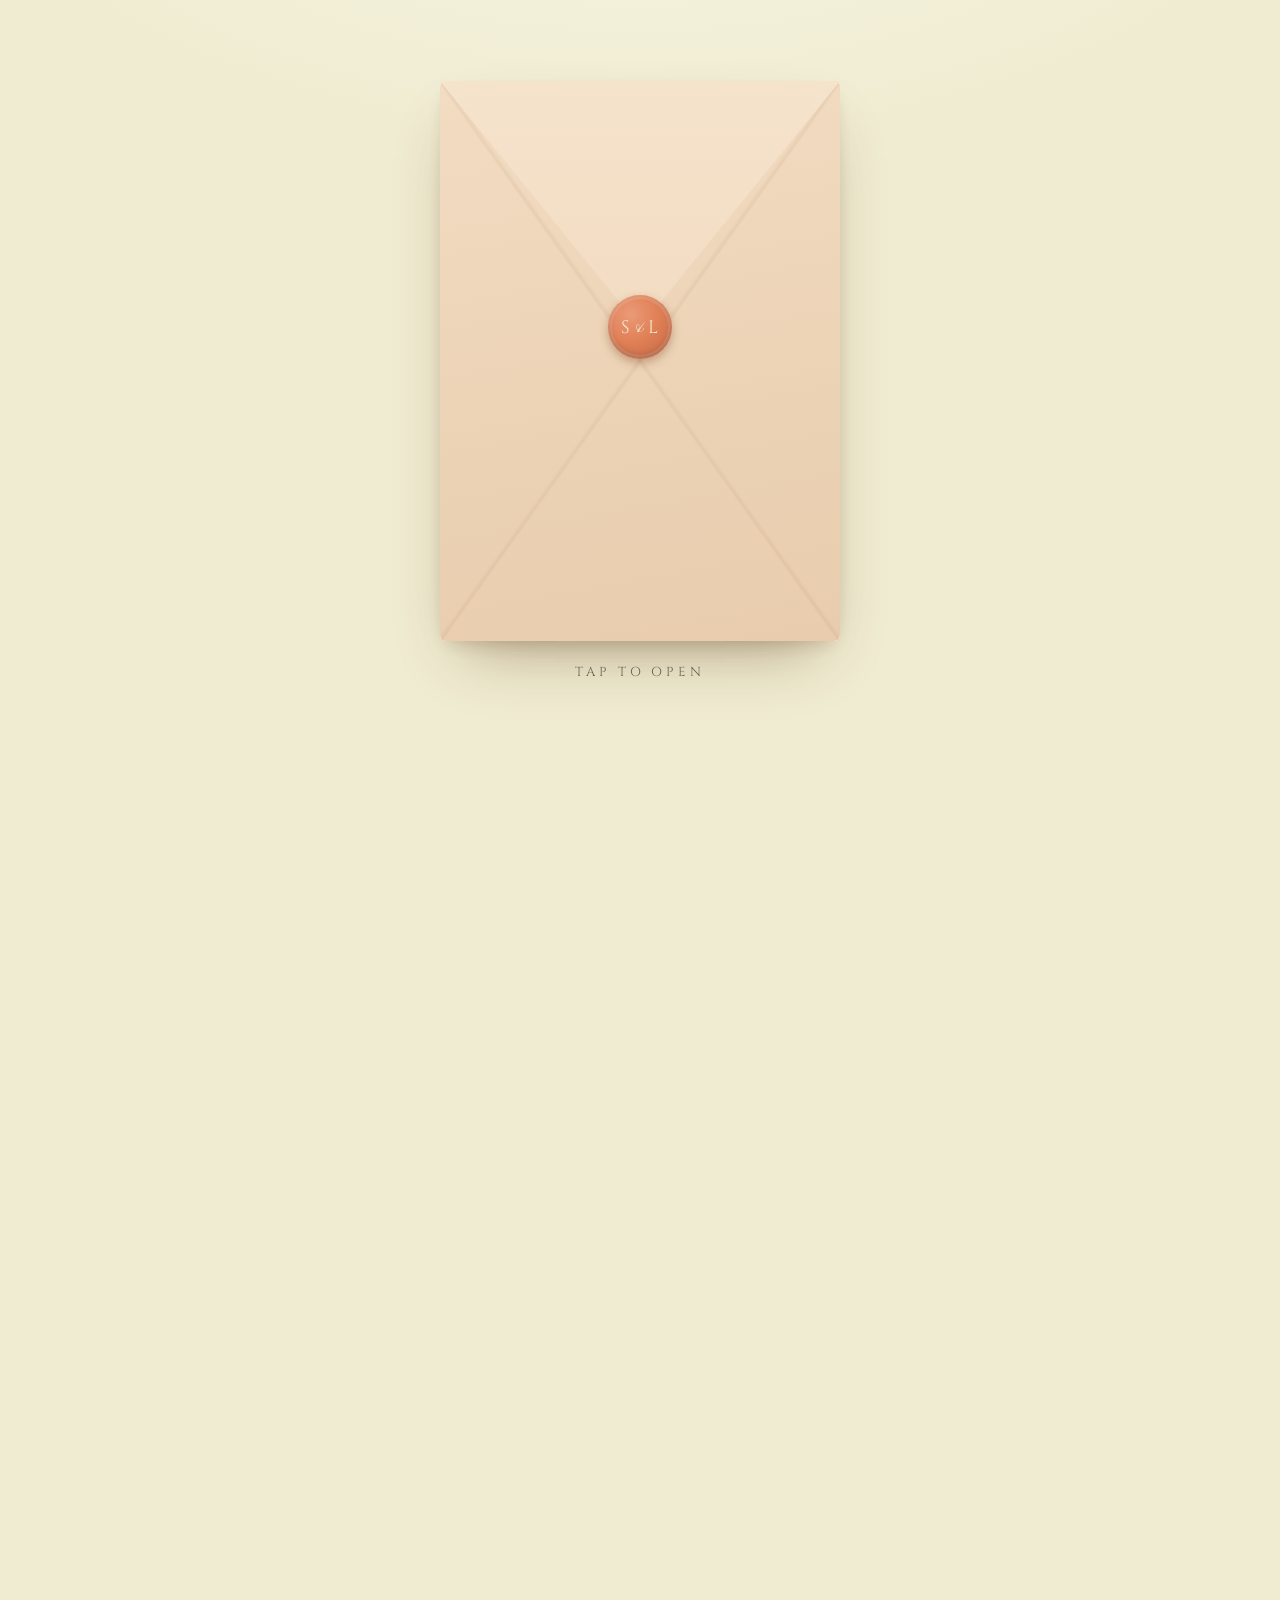
<file: index.html>
<!doctype html>
<html lang="en">
<head>
  <meta charset="utf-8">
  <meta name="viewport" content="width=device-width, initial-scale=1, viewport-fit=cover">
  <title>Save the Date · Sam &amp; Lindsay</title>
  <meta name="description" content="Sam &amp; Lindsay are getting married. 12 June 2027, Hidden Farms &amp; Stables, Buckley, WA.">
  <meta name="theme-color" content="#f0ecd1">

  <!-- Link previews (iMessage, WhatsApp, Facebook...). Crawlers need absolute URLs:
       change SITE_URL below when the custom domain goes live. -->
  <meta property="og:type" content="website">
  <meta property="og:title" content="Save the Date · Sam &amp; Lindsay">
  <meta property="og:description" content="12 June 2027 · Hidden Farms &amp; Stables, Buckley, WA">
  <meta property="og:url" content="https://samandlindsay.com/">
  <meta property="og:image" content="https://samandlindsay.com/assets/og-image.jpg">
  <meta property="og:image:width" content="1200">
  <meta property="og:image:height" content="630">
  <meta name="twitter:card" content="summary_large_image">

  <link rel="icon" href="assets/favicon.svg" type="image/svg+xml">
  <link rel="preload" href="assets/invite.webp" as="image" type="image/webp">
  <link rel="preconnect" href="https://fonts.googleapis.com">
  <link rel="preconnect" href="https://fonts.gstatic.com" crossorigin>
  <link href="https://fonts.googleapis.com/css2?family=Cinzel:wght@400;500&family=Cormorant+Garamond:ital,wght@0,400;0,500;1,400&family=Pinyon+Script&display=swap" rel="stylesheet">
  <link rel="stylesheet" href="style.css">
</head>
<body>
  <main>
    <section class="stage" aria-label="Your save the date">
      <button class="envelope" id="envelope" type="button" aria-label="Open the envelope">
        <span class="env-back"></span>
        <picture class="card">
          <source srcset="assets/invite.webp" type="image/webp">
          <img src="assets/invite.jpg" width="1100" height="1540"
               alt="Save the date. Sam and Lindsay, 12 June 2027, Hidden Farms and Stables, Buckley, Washington.">
        </picture>
        <span class="env-front">
          <span class="addressee" id="addressee"></span>
        </span>
        <span class="env-flap"><span class="flap-out"></span><span class="flap-in"></span></span>
        <span class="seal" aria-hidden="true">S<em>&amp;</em>L</span>
      </button>
      <p class="hint" id="hint">Tap to open</p>
    </section>

    <section class="details" id="details" aria-label="Details">
      <p class="eyebrow">Save the date</p>
      <h1>Sam <span>&amp;</span> Lindsay</h1>
      <p class="when">Saturday, 12 June 2027</p>
      <p class="where">Hidden Farms &amp; Stables · Buckley, Washington</p>
      <p class="countdown" id="countdown"></p>

      <div class="actions">
        <a class="btn primary" id="gcal" target="_blank" rel="noopener">Add to Google Calendar</a>
        <a class="btn" href="save-the-date.ics" download="Sam-and-Lindsay-Wedding.ics">Apple / Outlook calendar</a>
        <a class="btn" id="map" target="_blank" rel="noopener">View the venue</a>
      </div>

      <form class="address" id="address" novalidate hidden>
        <h2>Where should we send your invitation?</h2>
        <p class="note">Formal invitation to follow. Let us know where to mail it.</p>

        <label>Name(s) for the envelope
          <input name="name" autocomplete="name" required placeholder="e.g. Mary &amp; John Smith">
        </label>
        <label>Street address
          <input name="street" autocomplete="address-line1" required>
        </label>
        <label>Apartment, suite or unit <span>(optional)</span>
          <input name="unit" autocomplete="address-line2">
        </label>
        <div class="row">
          <label class="city">City
            <input name="city" autocomplete="address-level2" required>
          </label>
          <label class="state">State
            <input name="state" autocomplete="address-level1" required>
          </label>
          <label class="zip">ZIP
            <input name="zip" autocomplete="postal-code" required>
          </label>
        </div>
        <label>Country
          <input name="country" autocomplete="country-name" value="United States">
        </label>
        <label>Email <span>(optional, for updates)</span>
          <input name="email" type="email" autocomplete="email">
        </label>

        <button class="btn primary" type="submit">Send my address</button>
        <p class="form-status" id="form-status" role="status"></p>
      </form>

      <p class="note" id="plain-note">Formal invitation to follow.</p>
    </section>
  </main>

  <script src="app.js"></script>
</body>
</html>
</file>
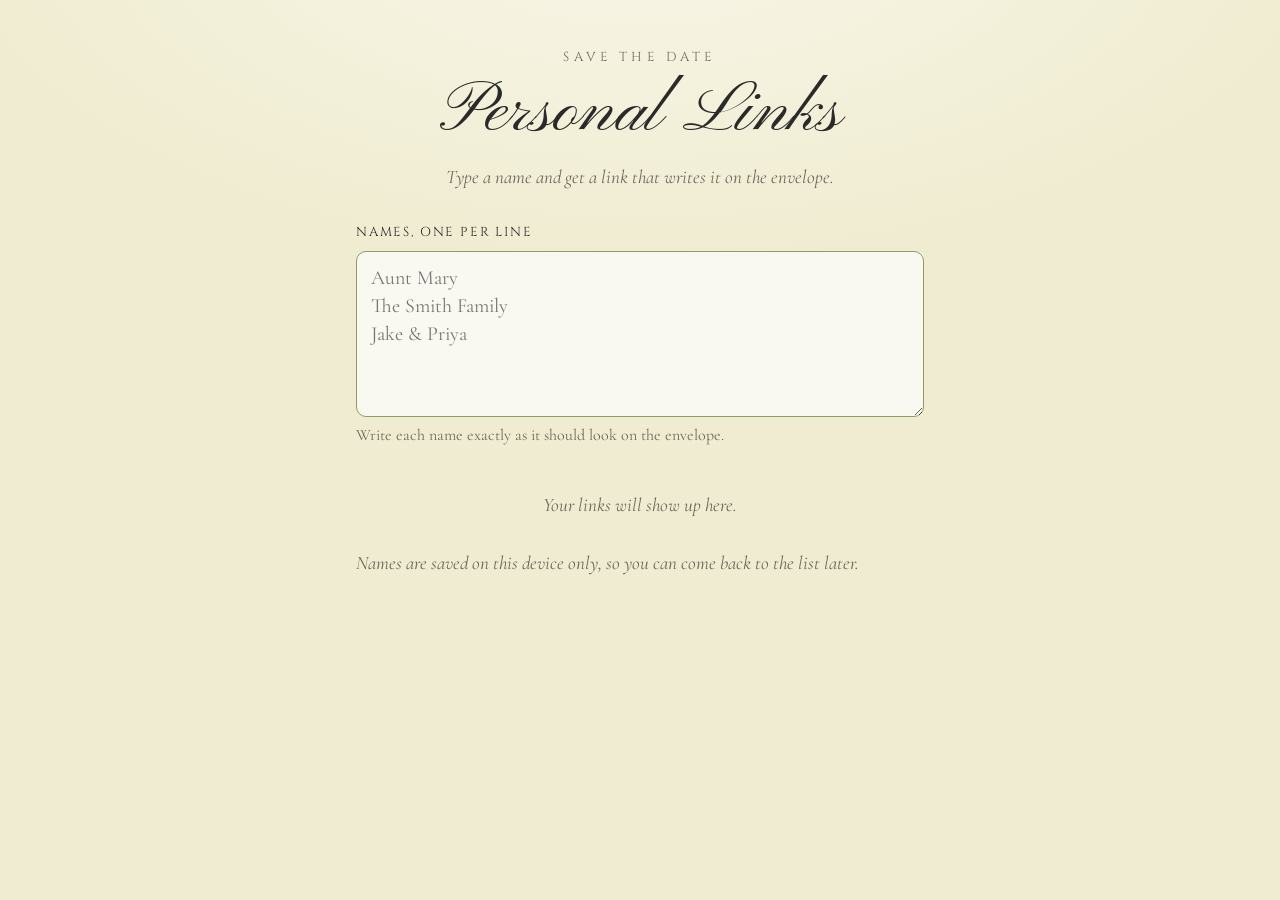
<file: links/index.html>
<!doctype html>
<html lang="en">
<head>
  <meta charset="utf-8">
  <meta name="viewport" content="width=device-width, initial-scale=1, viewport-fit=cover">
  <title>Link Maker · Sam &amp; Lindsay</title>
  <!-- For us, not for guests: keep it out of search results -->
  <meta name="robots" content="noindex, nofollow">
  <meta name="theme-color" content="#f0ecd1">

  <link rel="icon" href="../assets/favicon.svg" type="image/svg+xml">
  <link rel="preconnect" href="https://fonts.googleapis.com">
  <link rel="preconnect" href="https://fonts.gstatic.com" crossorigin>
  <link href="https://fonts.googleapis.com/css2?family=Cinzel:wght@400;500&family=Cormorant+Garamond:ital,wght@0,400;0,500;1,400&family=Pinyon+Script&display=swap" rel="stylesheet">
  <link rel="stylesheet" href="../style.css">
</head>
<body>
  <main class="maker">
    <header>
      <p class="eyebrow">Save the date</p>
      <h1>Personal Links</h1>
      <p class="lede">Type a name and get a link that writes it on the envelope.</p>
    </header>

    <label class="field">
      <span class="label">Names, one per line</span>
      <textarea id="names" rows="5" spellcheck="false" autocomplete="off"
                placeholder="Aunt Mary&#10;The Smith Family&#10;Jake &amp; Priya"></textarea>
      <span class="help">Write each name exactly as it should look on the envelope.</span>
    </label>

    <div class="results-head" id="results-head" hidden>
      <span id="count"></span>
      <button class="btn small" id="copy-all" type="button">Copy all</button>
    </div>
    <ol class="results" id="results"></ol>

    <p class="empty" id="empty">Your links will show up here.</p>
    <p class="note">Names are saved on this device only, so you can come back to the list later.</p>
  </main>

  <div class="toast" id="toast" role="status" aria-live="polite"></div>

  <script src="links.js"></script>
</body>
</html>
</file>
<file: style.css>
:root {
  color-scheme: light;
  /* Wedding palette: Botanic #0e3e28, Cactus #8c9e62, Cream #f0ecd1, Coral #e08057,
     Pink #eab7bf, Neutral #70665b, Royal #121557, Sky #a9cce9, Black #2a2a2a */
  --page: #f0ecd1;         /* cream */
  --glow: #f8f6e8;
  --ink: #2a2a2a;          /* black */
  --muted: #70665b;        /* neutral */
  --rule: #8c9e62;         /* cactus */
  --accent: #e08057;       /* coral: hover borders, focus rings */
  --accent-dark: #c2653f;
  --paper: #f2dcc2;        /* envelope (peach, from the invite) */
  --paper-shade: #e8ccad;
  --flap: #f6e3cc;
  --address: #4a3326;
  --seal-hi: #eb9a77; --seal: #e08057; --seal-lo: #c2653f; --seal-ink: #f0ecd1;   /* coral */
  --btn: #0e3e28; --btn-dark: #082a1b; --btn-ink: #f0ecd1;                          /* botanic */
  --amp: #e08057;          /* the "&" in the names */
  --count: #0e3e28;        /* countdown number */
  --w: min(84vw, 400px, 46vh);   /* envelope width; the card is 5:7 */
  --ease: cubic-bezier(.65, 0, .35, 1);
}

* { box-sizing: border-box; }

html, body { margin: 0; }

body {
  min-height: 100vh;
  min-height: 100dvh;
  background:
    radial-gradient(1200px 600px at 50% -10%, var(--glow) 0%, transparent 60%),
    var(--page);
  color: var(--ink);
  font-family: "Cormorant Garamond", Georgia, serif;
  font-size: 19px;
  line-height: 1.5;
  -webkit-font-smoothing: antialiased;
  overflow-x: hidden;
}

main {
  display: flex;
  flex-direction: column;
  align-items: center;
  padding: max(56px, 9vh) 16px 64px;
}

/* ---------- Envelope ---------- */

.stage {
  display: flex;
  flex-direction: column;
  align-items: center;
  gap: 22px;
}

.envelope {
  position: relative;
  width: var(--w);
  aspect-ratio: 5 / 7;
  padding: 0;
  border: 0;
  background: none;
  cursor: pointer;
  perspective: 1400px;
  -webkit-tap-highlight-color: transparent;
  transition: transform .6s var(--ease);
}
.envelope:not(.open):hover { transform: translateY(-4px) rotate(-.4deg); }
.envelope:focus-visible { outline: 2px solid var(--accent); outline-offset: 8px; border-radius: 4px; }

.env-back, .env-front, .env-flap, .flap-out, .flap-in {
  position: absolute;
  inset: 0;
  display: block;
}

/* Inside of the envelope: a floral liner made from the invite itself */
.env-back {
  z-index: 1;
  border-radius: 6px;
  background:
    linear-gradient(rgba(253, 243, 224, .25), rgba(253, 243, 224, .25)),
    url("assets/liner.webp") center / cover;
  box-shadow: 0 30px 60px -25px rgba(90, 50, 20, .45), 0 8px 20px -10px rgba(90, 50, 20, .3);
  transition: opacity .7s ease, transform .9s var(--ease);
}

.card {
  position: absolute;
  z-index: 2;
  inset: 3%;
  display: block;
  transition: transform 1.1s var(--ease), box-shadow 1s ease;
}
.card img {
  display: block;
  width: 100%;
  height: 100%;
  border-radius: 3px;
  box-shadow: 0 2px 6px rgba(70, 40, 15, .18);
}

/* Front pocket: everything except the top V */
.env-front {
  z-index: 3;
  border-radius: 6px;
  background:
    linear-gradient(to top right, transparent 49.6%, rgba(120, 70, 30, .07) 50%, transparent 50.6%),
    linear-gradient(to top left, transparent 49.6%, rgba(120, 70, 30, .07) 50%, transparent 50.6%),
    linear-gradient(170deg, var(--paper) 0%, var(--paper-shade) 100%);
  clip-path: polygon(0 0, 50% 40%, 100% 0, 100% 100%, 0 100%);
  transition: opacity .7s ease, transform .9s var(--ease);
}

.addressee {
  position: absolute;
  left: 0; right: 0;
  top: 58%;
  padding: 0 10%;
  text-align: center;
  font-family: "Pinyon Script", cursive;
  font-size: clamp(26px, 8vw, 38px);
  line-height: 1.15;
  color: var(--address);
}

/* Flap: closed it points down over the pocket; it flips up to open */
.env-flap {
  z-index: 4;
  height: 44%;
  transform-origin: top center;
  transform-style: preserve-3d;
  transition: transform .7s var(--ease), z-index 0s .35s;
}
.flap-out, .flap-in {
  clip-path: polygon(0 0, 100% 0, 50% 100%);
  backface-visibility: hidden;
  border-radius: 6px 6px 0 0;
}
.flap-out {
  background: linear-gradient(180deg, var(--flap) 0%, var(--paper) 100%);
  filter: drop-shadow(0 3px 3px rgba(90, 50, 20, .25));
}
.flap-in {
  /* Mirrored by its own rotateX and again by the opened flap, so its
     triangle is drawn point-up to come out point-up when open */
  clip-path: polygon(50% 0, 100% 100%, 0 100%);
  border-radius: 0 0 6px 6px;
  transform: rotateX(180deg);
  background:
    linear-gradient(rgba(253, 243, 224, .25), rgba(253, 243, 224, .25)),
    url("assets/liner.webp") center top / cover;
}

.seal {
  position: absolute;
  z-index: 5;
  left: 50%;
  top: 44%;
  width: 64px;
  height: 64px;
  margin: -32px 0 0 -32px;
  display: flex;
  align-items: center;
  justify-content: center;
  border-radius: 50%;
  background: radial-gradient(circle at 35% 30%, var(--seal-hi) 0%, var(--seal) 45%, var(--seal-lo) 100%);
  box-shadow: inset 0 0 0 4px rgba(255, 255, 255, .12), inset 0 -3px 6px rgba(0, 0, 0, .2), 0 4px 10px rgba(120, 50, 10, .35);
  color: var(--seal-ink);
  font-family: "Cinzel", serif;
  font-size: 18px;
  letter-spacing: .02em;
  transition: transform .5s var(--ease), opacity .4s ease;
}
.seal em { font-family: "Pinyon Script", cursive; font-style: normal; font-size: 20px; margin: 0 1px; }

.hint {
  margin: 0;
  font-family: "Cinzel", serif;
  font-size: 13px;
  letter-spacing: .3em;
  text-transform: uppercase;
  color: var(--muted);
  animation: breathe 2.4s ease-in-out infinite;
  transition: opacity .4s ease;
}
@keyframes breathe { 50% { opacity: .45; } }

/* ---------- Opening sequence (classes added by app.js) ---------- */

/* While open, the envelope drops so the flap and rising card stay on screen */
.envelope.open { cursor: default; transform: translateY(calc(var(--w) * .55)); transition: transform .8s var(--ease); }
.envelope.reveal { transform: none; transition: transform 1.1s var(--ease); }
.envelope.open .seal { transform: scale(.6); opacity: 0; }
.envelope.open .env-flap { transform: rotateX(180deg); z-index: 1; }

.envelope.rise .card { transform: translateY(-45%); }

.envelope.reveal .card {
  z-index: 6;
  transform: translateY(0) scale(1.06);
  box-shadow: 0 40px 80px -30px rgba(90, 50, 20, .5);
}
.envelope.reveal .env-back,
.envelope.reveal .env-front,
.envelope.reveal .env-flap { opacity: 0; transform: translateY(45%); }
.envelope.reveal .env-flap { transition: opacity .7s ease, transform .9s var(--ease); }

.stage.opened .hint { opacity: 0; animation: none; }

/* ---------- Details ---------- */

.details {
  max-width: 560px;
  margin-top: 64px;
  text-align: center;
  opacity: 0;
  transform: translateY(16px);
  visibility: hidden;
  transition: opacity .9s ease, transform .9s var(--ease), visibility 0s .9s;
}
.details.show {
  opacity: 1;
  transform: none;
  visibility: visible;
  transition: opacity .9s ease, transform .9s var(--ease);
}

.eyebrow {
  margin: 0 0 6px;
  font-family: "Cinzel", serif;
  font-size: 13px;
  letter-spacing: .32em;
  text-transform: uppercase;
  color: var(--muted);
}
h1 {
  margin: 0;
  font-family: "Pinyon Script", cursive;
  font-weight: 400;
  font-size: clamp(48px, 13vw, 72px);
  line-height: 1.1;
}
h1 span { color: var(--amp); }
.when {
  margin: 14px 0 0;
  font-family: "Cinzel", serif;
  font-size: 18px;
  letter-spacing: .14em;
}
.where { margin: 4px 0 0; font-style: italic; color: var(--muted); }

.countdown {
  margin: 28px auto 0;
  padding: 14px 0;
  max-width: 340px;
  border-top: 1px solid var(--rule);
  border-bottom: 1px solid var(--rule);
  font-size: 20px;
}
.countdown strong {
  display: block;
  font-family: "Cinzel", serif;
  font-weight: 500;
  font-size: 40px;
  line-height: 1.1;
  color: var(--count);
}

.actions {
  display: flex;
  flex-wrap: wrap;
  justify-content: center;
  gap: 10px;
  margin-top: 32px;
}
.btn {
  display: inline-flex;
  align-items: center;
  min-height: 46px;
  padding: 0 20px;
  border: 1px solid var(--rule);
  border-radius: 999px;
  background: rgba(255, 255, 255, .55);
  color: var(--ink);
  font-family: "Cinzel", serif;
  font-size: 13px;
  letter-spacing: .1em;
  text-decoration: none;
  transition: background .2s ease, border-color .2s ease, transform .2s ease;
}
.btn:hover { background: #fff; border-color: var(--accent); transform: translateY(-1px); }
.btn:focus-visible { outline: 2px solid var(--accent); outline-offset: 3px; }
.btn.primary { background: var(--btn); border-color: var(--btn); color: var(--btn-ink); }
.btn.primary:hover { background: var(--btn-dark); border-color: var(--btn-dark); }

.note { margin: 30px 0 0; font-style: italic; color: var(--muted); }

@media (max-width: 480px) {
  .actions { flex-direction: column; align-items: stretch; }
  .btn { justify-content: center; }
}

/* ---------- Link maker (links/index.html) ---------- */

.maker { max-width: 600px; margin: 0 auto; align-items: stretch; padding-top: 48px; }
.maker header { text-align: center; }
.lede { margin: 10px 0 0; font-style: italic; color: var(--muted); }

.field { display: block; margin-top: 32px; }
.label {
  display: block;
  margin-bottom: 8px;
  font-family: "Cinzel", serif;
  font-size: 13px;
  letter-spacing: .14em;
  text-transform: uppercase;
}
.field textarea {
  display: block;
  width: 100%;
  padding: 12px 14px;
  border: 1px solid var(--rule);
  border-radius: 10px;
  background: rgba(255, 255, 255, .7);
  color: var(--ink);
  font: inherit;
  font-size: 20px;
  line-height: 1.4;
  resize: vertical;
}
.field textarea:focus { outline: 2px solid var(--accent); outline-offset: 2px; background: #fff; }
.help { display: block; margin-top: 6px; font-size: 16px; color: var(--muted); }

.results-head {
  display: flex;
  align-items: center;
  justify-content: space-between;
  margin-top: 32px;
  font-family: "Cinzel", serif;
  font-size: 13px;
  letter-spacing: .14em;
  text-transform: uppercase;
}
.results { list-style: none; margin: 12px 0 0; padding: 0; }
.results li {
  margin-top: 12px;
  padding: 16px 18px;
  border: 1px solid var(--rule);
  border-radius: 12px;
  background: rgba(255, 255, 255, .55);
}
.who {
  margin: 0;
  font-family: "Pinyon Script", cursive;
  font-size: 32px;
  line-height: 1.2;
  color: var(--address);
}
.warn { margin: 4px 0 0; font-size: 16px; color: var(--accent-dark); }
.url {
  display: block;
  margin-top: 6px;
  font-size: 15px;
  color: var(--muted);
  overflow-wrap: anywhere;
}
.row-actions { display: flex; flex-wrap: wrap; gap: 8px; margin-top: 12px; }
.btn.small { min-height: 40px; padding: 0 16px; font-size: 12px; cursor: pointer; }

.empty { margin: 32px 0 0; text-align: center; font-style: italic; color: var(--muted); }
.empty[hidden], .results-head[hidden] { display: none; }

.toast {
  position: fixed;
  left: 50%;
  bottom: 24px;
  padding: 10px 20px;
  border-radius: 999px;
  background: var(--btn);
  color: var(--btn-ink);
  font-family: "Cinzel", serif;
  font-size: 13px;
  letter-spacing: .1em;
  opacity: 0;
  transform: translate(-50%, 10px);
  pointer-events: none;
  transition: opacity .25s ease, transform .25s ease;
}
.toast.on { opacity: 1; transform: translate(-50%, 0); }

/* No animation: show the card and details straight away */
@media (prefers-reduced-motion: reduce) {
  *, *::before, *::after { transition: none !important; animation: none !important; }
}

/* ---------- Mailing address form ---------- */

.address {
  max-width: 420px;
  margin: 44px auto 0;
  padding-top: 32px;
  border-top: 1px solid var(--rule);
  text-align: left;
}
.address h2 {
  margin: 0;
  text-align: center;
  font-family: "Cinzel", serif;
  font-weight: 400;
  font-size: 18px;
  letter-spacing: .1em;
}
.address .note { margin: 8px 0 22px; text-align: center; }
.address label {
  display: block;
  margin-bottom: 14px;
  font-family: "Cinzel", serif;
  font-size: 12px;
  letter-spacing: .12em;
  color: var(--muted);
}
.address label span { font-family: "Cormorant Garamond", Georgia, serif; font-style: italic; letter-spacing: 0; font-size: 15px; }
.address input {
  display: block;
  width: 100%;
  margin-top: 6px;
  padding: 11px 14px;
  border: 1px solid var(--rule);
  border-radius: 10px;
  background: rgba(255, 255, 255, .6);
  color: var(--ink);
  font: inherit;
  font-family: "Cormorant Garamond", Georgia, serif;
  font-size: 19px;
  letter-spacing: 0;
}
.address input:focus { outline: 2px solid var(--accent); outline-offset: 1px; background: #fff; }
.address .row { display: grid; grid-template-columns: 1fr 72px 100px; gap: 10px; }
.address button { display: flex; width: 100%; justify-content: center; margin-top: 8px; cursor: pointer; }
.address button:disabled { opacity: .6; cursor: default; }
.form-status { min-height: 1.5em; margin: 12px 0 0; text-align: center; font-style: italic; color: var(--muted); }

@media (max-width: 400px) {
  .address .row { grid-template-columns: 1fr 1fr; }
  .address .row .city { grid-column: 1 / -1; }
}
</file>
